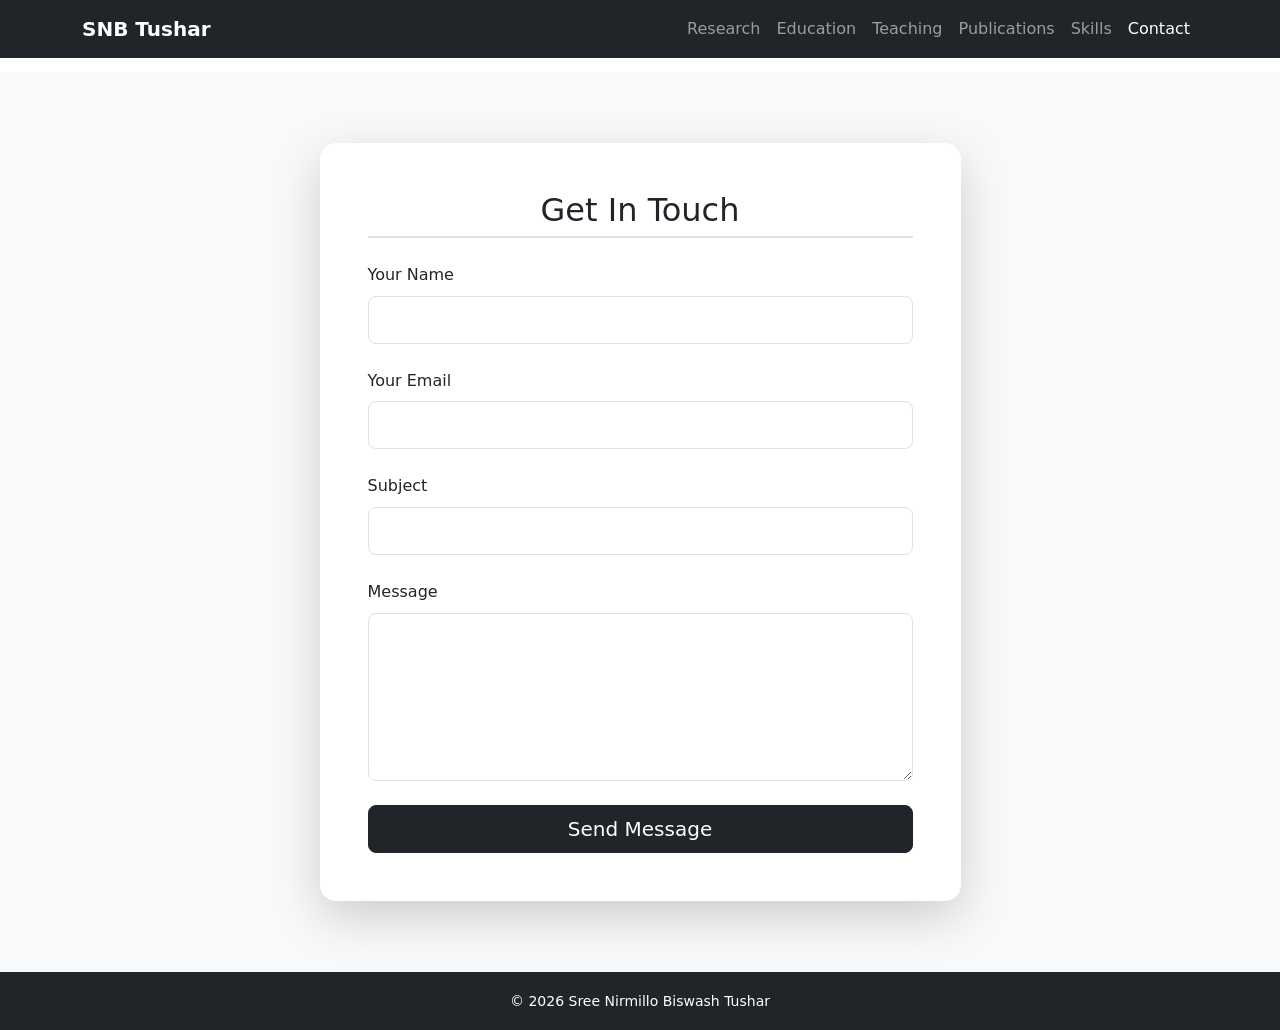
<file: contact.html>
<!DOCTYPE html>
<html lang="en">
<head>
  <meta charset="utf-8">
  <meta name="viewport" content="width=device-width, initial-scale=1">
  <title>Contact | SNB Tushar</title>

  <meta name="description" content="Academic homepage of Sree Nirmillo Biswash Tushar, PhD researcher in neuromorphic computing.">
  <meta name="author" content="Sree Nirmillo Biswash Tushar">

  <!-- Bootstrap -->
  <link href="https://cdn.jsdelivr.net/npm/bootstrap@5.3.2/dist/css/bootstrap.min.css" rel="stylesheet">

  <style>
    html { overflow-y: scroll; } /* prevents navbar shifting */

    body { line-height: 1.6; }

    .section-title {
      border-bottom: 2px solid #dee2e6;
      padding-bottom: 0.4rem;
      margin-bottom: 1.5rem;
      text-align: center;
    }

    .contact-card {
      border-radius: 16px;
    }

    .form-control:focus {
      box-shadow: none;
      border-color: #212529;
    }

    .btn-dark {
      transition: 0.3s ease;
    }

    .btn-dark:hover {
      transform: translateY(-2px);
    }
  </style>
</head>

<body class="d-flex flex-column min-vh-100">

<!-- ================= NAVBAR ================= -->
<nav class="navbar navbar-expand-lg navbar-dark bg-dark fixed-top">
  <div class="container">
    <a class="navbar-brand fw-bold" href="index.html">SNB Tushar</a>
    <button class="navbar-toggler" type="button" data-bs-toggle="collapse"
            data-bs-target="#navbarNav">
      <span class="navbar-toggler-icon"></span>
    </button>

    <div class="collapse navbar-collapse" id="navbarNav">
      <ul class="navbar-nav ms-auto">
        <li class="nav-item"><a class="nav-link" href="research.html">Research</a></li>
        <li class="nav-item"><a class="nav-link" href="education.html">Education</a></li>
        <li class="nav-item"><a class="nav-link" href="teaching.html">Teaching</a></li>
        <li class="nav-item"><a class="nav-link" href="publications.html">Publications</a></li>
        <li class="nav-item"><a class="nav-link" href="skills.html">Skills</a></li>
        <li class="nav-item"><a class="nav-link active" href="contact.html">Contact</a></li>
      </ul>
    </div>
  </div>
</nav>

<!-- ================= CONTENT ================= -->
<main class="flex-shrink-0" style="margin-top: 72px;">

<section class="py-5 bg-light min-vh-100 d-flex align-items-center">
  <div class="container">

    <div class="row justify-content-center">
      <div class="col-lg-7 col-md-9">

        <div class="card contact-card shadow-lg border-0">
          <div class="card-body p-5">

            <h2 class="section-title mb-4">Get In Touch</h2>

            <form action="mailto:tusharbiswas047@gmail.com"
                  method="POST"
                  enctype="text/plain">

              <div class="mb-4">
                <label class="form-label">Your Name</label>
                <input type="text" name="Name" class="form-control form-control-lg" required>
              </div>

              <div class="mb-4">
                <label class="form-label">Your Email</label>
                <input type="email" name="Email" class="form-control form-control-lg" required>
              </div>

              <div class="mb-4">
                <label class="form-label">Subject</label>
                <input type="text" name="Subject" class="form-control form-control-lg" required>
              </div>

              <div class="mb-4">
                <label class="form-label">Message</label>
                <textarea name="Message" rows="5"
                          class="form-control form-control-lg"
                          required></textarea>
              </div>

              <div class="d-grid">
                <button type="submit" class="btn btn-dark btn-lg">
                  Send Message
                </button>
              </div>

            </form>

          </div>
        </div>

      </div>
    </div>

  </div>
</section>

</main>

<!-- ================= FOOTER ================= -->
<footer class="bg-dark text-white text-center py-3 mt-auto">
  <small>© 2026 Sree Nirmillo Biswash Tushar</small>
</footer>

<script src="https://cdn.jsdelivr.net/npm/bootstrap@5.3.2/dist/js/bootstrap.bundle.min.js"></script>
</body>
</html>
</file>
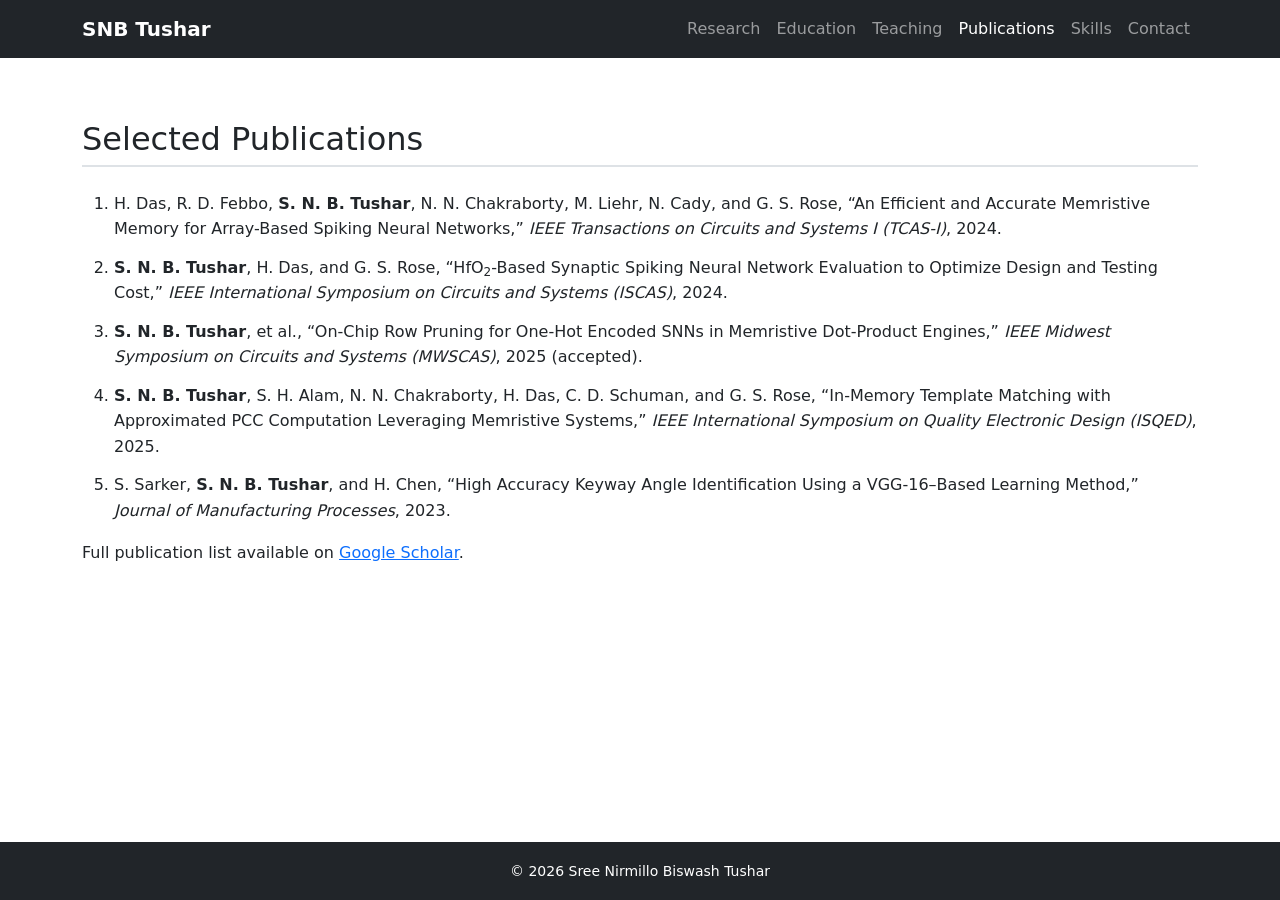
<file: publications.html>
<!DOCTYPE html>
<html lang="en">
<head>
  <meta charset="utf-8">
  <meta name="viewport" content="width=device-width, initial-scale=1">
  <title>Publications | SNB Tushar</title>

  <meta name="description" content="Academic homepage of Sree Nirmillo Biswash Tushar, PhD researcher in neuromorphic computing.">
  <meta name="author" content="Sree Nirmillo Biswash Tushar">

  <!-- Bootstrap -->
  <link href="https://cdn.jsdelivr.net/npm/bootstrap@5.3.2/dist/css/bootstrap.min.css" rel="stylesheet">

  <style>
    html { overflow-y: scroll; } /* prevents navbar shifting between pages */

    body { line-height: 1.6; }

    .section-title {
      border-bottom: 2px solid #dee2e6;
      padding-bottom: 0.4rem;
      margin-bottom: 1.5rem;
    }

    .pub-list li {
      margin-bottom: 0.8rem;
    }
  </style>
</head>

<body class="d-flex flex-column min-vh-100">

<!-- ================= NAVBAR ================= -->
<nav class="navbar navbar-expand-lg navbar-dark bg-dark fixed-top">
  <div class="container">
    <a class="navbar-brand fw-bold" href="index.html">SNB Tushar</a>
    <button class="navbar-toggler" type="button" data-bs-toggle="collapse"
            data-bs-target="#navbarNav">
      <span class="navbar-toggler-icon"></span>
    </button>

    <div class="collapse navbar-collapse" id="navbarNav">
      <ul class="navbar-nav ms-auto">
        <li class="nav-item"><a class="nav-link" href="research.html">Research</a></li>
        <li class="nav-item"><a class="nav-link" href="education.html">Education</a></li>
        <li class="nav-item"><a class="nav-link" href="teaching.html">Teaching</a></li>
        <li class="nav-item"><a class="nav-link active" href="publications.html">Publications</a></li>
        <li class="nav-item"><a class="nav-link" href="skills.html">Skills</a></li>
        <li class="nav-item"><a class="nav-link" href="contact.html">Contact</a></li>
      </ul>
    </div>
  </div>
</nav>

<!-- ================= CONTENT ================= -->
<main class="flex-shrink-0" style="margin-top: 72px;">
  <section class="py-5">
    <div class="container">
      <h2 class="section-title">Selected Publications</h2>

      <ol class="pub-list">
        <li>
          H. Das, R. D. Febbo, <strong>S. N. B. Tushar</strong>, N. N. Chakraborty,
          M. Liehr, N. Cady, and G. S. Rose,
          “An Efficient and Accurate Memristive Memory for Array-Based Spiking Neural Networks,”
          <em>IEEE Transactions on Circuits and Systems I (TCAS-I)</em>, 2024.
        </li>

        <li>
          <strong>S. N. B. Tushar</strong>, H. Das, and G. S. Rose,
          “HfO<sub>2</sub>-Based Synaptic Spiking Neural Network Evaluation to Optimize Design and Testing Cost,”
          <em>IEEE International Symposium on Circuits and Systems (ISCAS)</em>, 2024.
        </li>

        <li>
          <strong>S. N. B. Tushar</strong>, et al.,
          “On-Chip Row Pruning for One-Hot Encoded SNNs in Memristive Dot-Product Engines,”
          <em>IEEE Midwest Symposium on Circuits and Systems (MWSCAS)</em>, 2025 (accepted).
        </li>

        <li>
          <strong>S. N. B. Tushar</strong>, S. H. Alam, N. N. Chakraborty,
          H. Das, C. D. Schuman, and G. S. Rose,
          “In-Memory Template Matching with Approximated PCC Computation Leveraging Memristive Systems,”
          <em>IEEE International Symposium on Quality Electronic Design (ISQED)</em>, 2025.
        </li>

        <li>
          S. Sarker, <strong>S. N. B. Tushar</strong>, and H. Chen,
          “High Accuracy Keyway Angle Identification Using a VGG-16–Based Learning Method,”
          <em>Journal of Manufacturing Processes</em>, 2023.
        </li>
      </ol>

      <p class="mt-3">
        Full publication list available on
        <a href="https://scholar.google.com/citations?user=YEb9JfcAAAAJ&hl=en" target="_blank" rel="noopener">Google Scholar</a>.
      </p>
    </div>
  </section>
</main>

<footer class="bg-dark text-white text-center py-3 mt-auto">
  <small>© 2026 Sree Nirmillo Biswash Tushar</small>
</footer>

<script src="https://cdn.jsdelivr.net/npm/bootstrap@5.3.2/dist/js/bootstrap.bundle.min.js"></script>
</body>
</html>
</file>
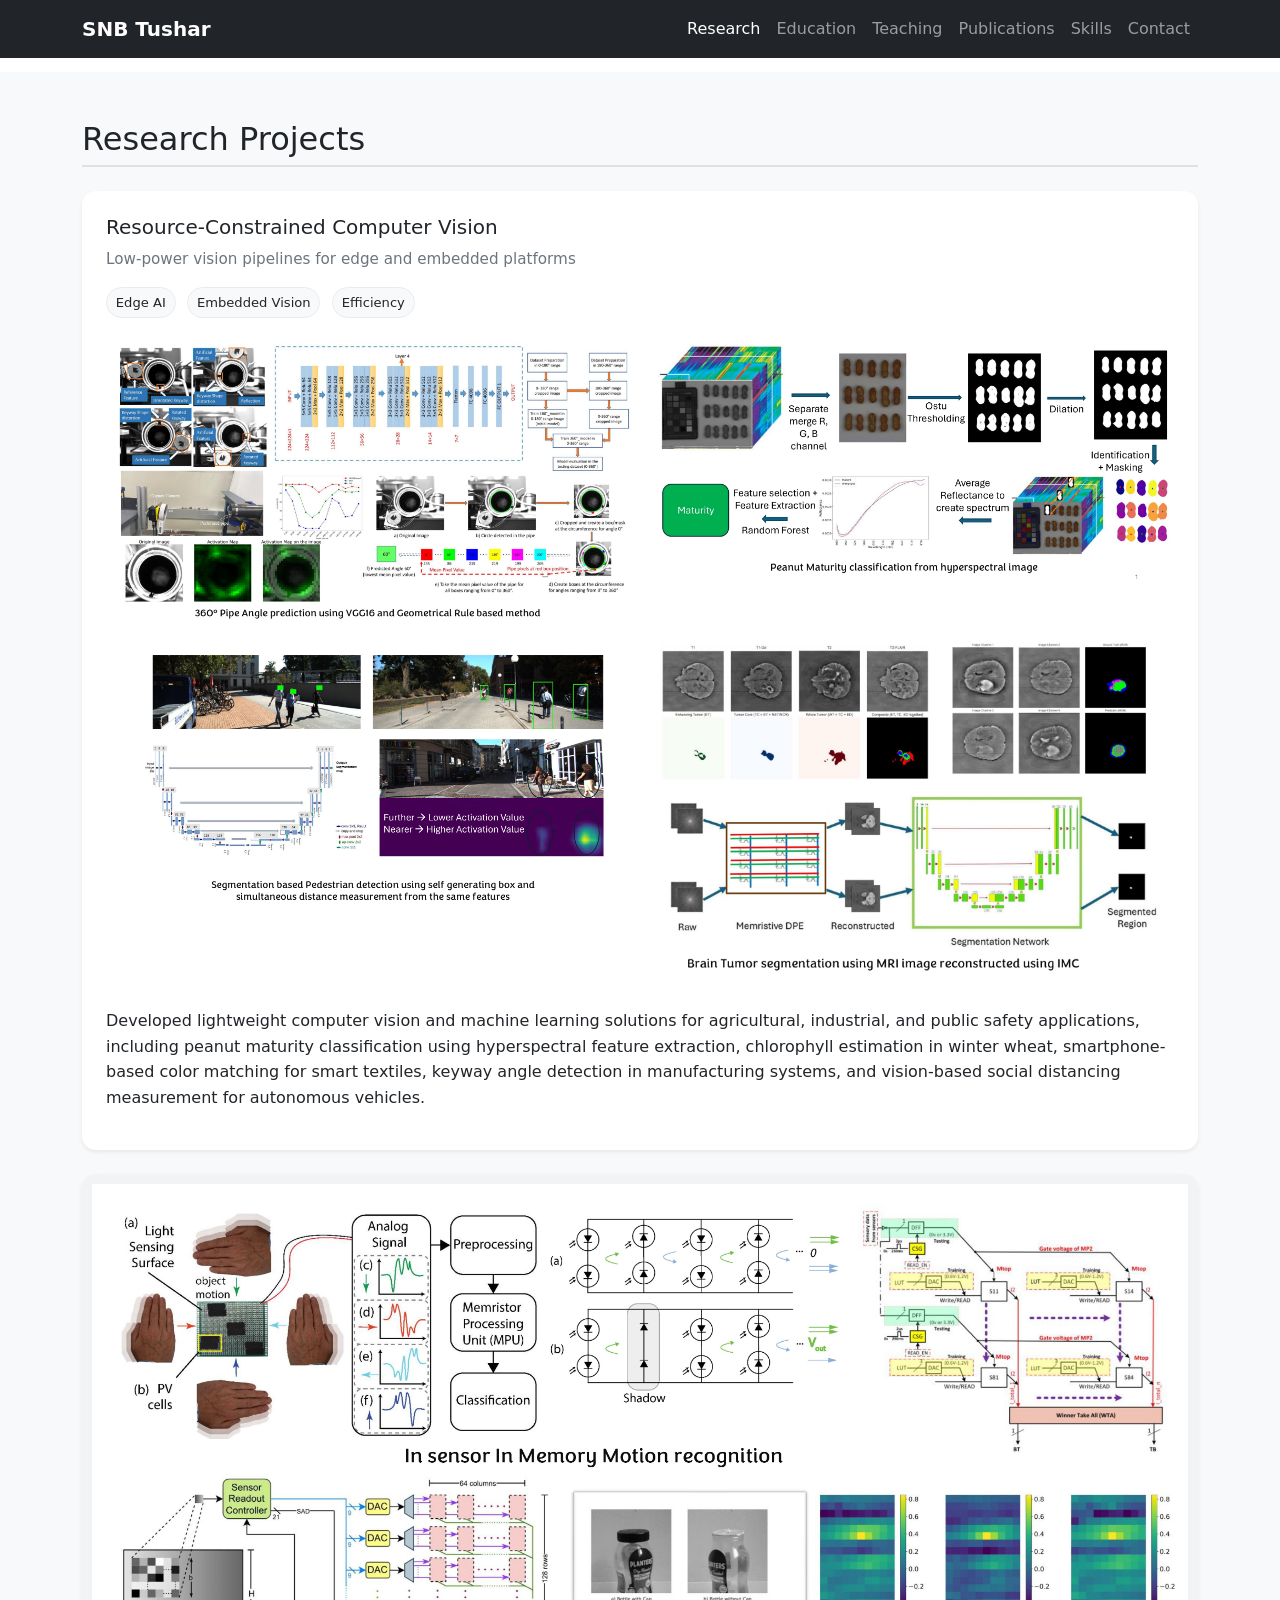
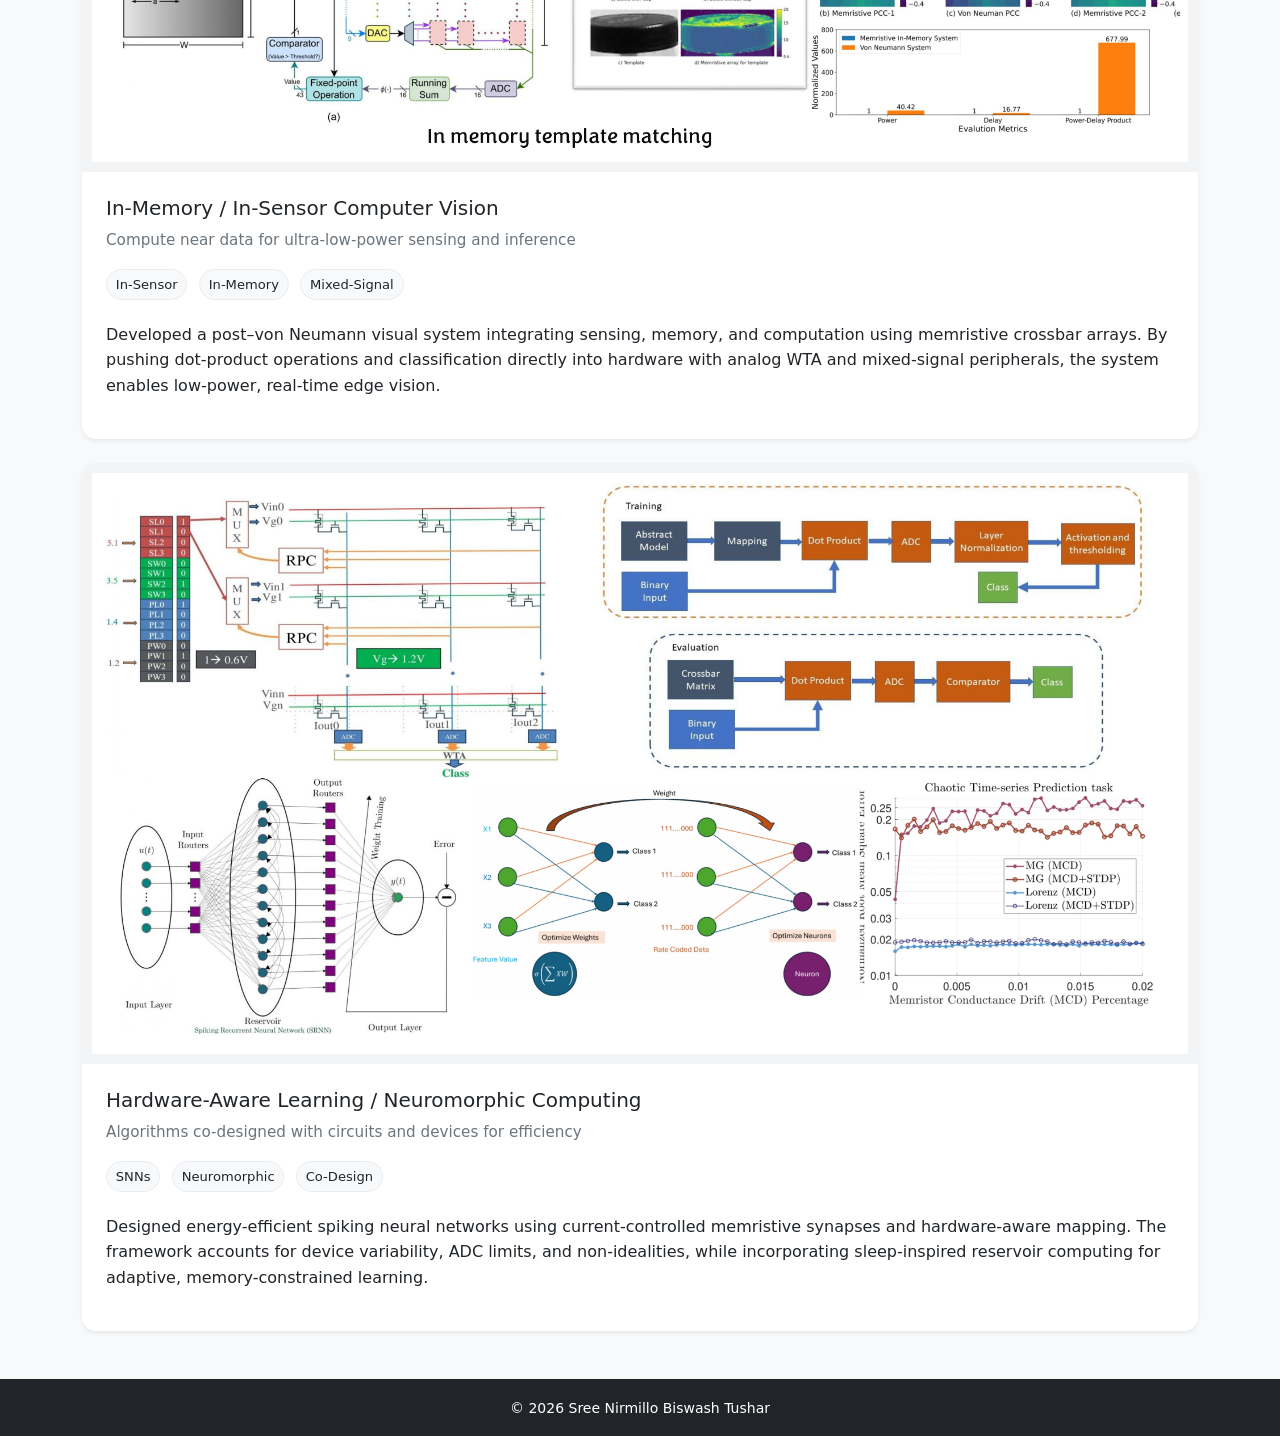
<file: research.html>
<!DOCTYPE html>
<html lang="en">
<head>
  <meta charset="utf-8">
  <meta name="viewport" content="width=device-width, initial-scale=1">
  <title>Research | SNB Tushar</title>

  <meta name="description" content="Research projects of Sree Nirmillo Biswash Tushar in neuromorphic computing and resource-constrained vision.">
  <meta name="author" content="Sree Nirmillo Biswash Tushar">

  <!-- Bootstrap -->
  <link href="https://cdn.jsdelivr.net/npm/bootstrap@5.3.2/dist/css/bootstrap.min.css" rel="stylesheet">

  <style>
    html { overflow-y: scroll; }
    body { line-height: 1.6; }

    .section-title {
      border-bottom: 2px solid #dee2e6;
      padding-bottom: 0.4rem;
      margin-bottom: 1.5rem;
    }

    .project-card {
      border: 0;
      border-radius: 14px;
      overflow: hidden;
    }

    /* FIXED: No cropping */
    .project-thumb {
      width: 100%;
      height: auto;          /* keeps aspect ratio */
      object-fit: contain;   /* ensures full image is visible */
      background: #f1f3f5;
      padding: 10px;
    }

    .project-meta {
      color: #6c757d;
      font-size: 0.95rem;
    }

    .tag {
      display: inline-block;
      padding: .25rem .55rem;
      border-radius: 999px;
      font-size: .82rem;
      background: #f8f9fa;
      border: 1px solid #e9ecef;
      margin-right: .4rem;
      margin-bottom: .4rem;
    }
  </style>
</head>

<body class="d-flex flex-column min-vh-100">

<!-- ================= NAVBAR ================= -->
<nav class="navbar navbar-expand-lg navbar-dark bg-dark fixed-top">
  <div class="container">
    <a class="navbar-brand fw-bold" href="index.html">SNB Tushar</a>
    <button class="navbar-toggler" type="button" data-bs-toggle="collapse"
            data-bs-target="#navbarNav">
      <span class="navbar-toggler-icon"></span>
    </button>

    <div class="collapse navbar-collapse" id="navbarNav">
      <ul class="navbar-nav ms-auto">
        <li class="nav-item"><a class="nav-link active" href="research.html">Research</a></li>
        <li class="nav-item"><a class="nav-link" href="education.html">Education</a></li>
        <li class="nav-item"><a class="nav-link" href="teaching.html">Teaching</a></li>
        <li class="nav-item"><a class="nav-link" href="publications.html">Publications</a></li>
        <li class="nav-item"><a class="nav-link" href="skills.html">Skills</a></li>
        <li class="nav-item"><a class="nav-link" href="contact.html">Contact</a></li>
      </ul>
    </div>
  </div>
</nav>

<!-- ================= CONTENT ================= -->
<main class="flex-shrink-0" style="margin-top: 72px;">

  <section class="py-5 bg-light">
    <div class="container">

      <h2 class="section-title">Research Projects</h2>

      <div class="row g-4 justify-content-center">

        <!-- Project 1 -->
<div class="col-12">
  <div class="card project-card shadow-sm">

    <div class="card-body p-4">
      <h5 class="card-title mb-2">Resource-Constrained Computer Vision</h5>
      <div class="project-meta mb-3">Low-power vision pipelines for edge and embedded platforms</div>

      <div class="mb-3">
        <span class="tag">Edge AI</span>
        <span class="tag">Embedded Vision</span>
        <span class="tag">Efficiency</span>
      </div>

      <!-- 2x2 Image Grid -->
      <div class="row g-3 mb-4">
        <div class="col-md-6">
          <img src="assets/Pipe.jpg" class="img-fluid rounded" alt="Peanut maturity classification">
        </div>
        <div class="col-md-6">
          <img src="assets/Peanut.jpg" class="img-fluid rounded" alt="Wheat chlorophyll estimation">
        </div>
        <div class="col-md-6">
          <img src="assets/Pedestrain.jpg" class="img-fluid rounded" alt="Smart textile color matching">
        </div>
        <div class="col-md-6">
          <img src="assets/Brain_tumor.jpg" class="img-fluid rounded" alt="Vision-based social distancing">
        </div>
      </div>

      <p>
        Developed lightweight computer vision and machine learning solutions for agricultural,
        industrial, and public safety applications, including peanut maturity classification using
        hyperspectral feature extraction, chlorophyll estimation in winter wheat, smartphone-based
        color matching for smart textiles, keyway angle detection in manufacturing systems, and
        vision-based social distancing measurement for autonomous vehicles.
      </p>

    </div>
  </div>
</div>
        <!-- Project 2 -->
        <div class="col-12">
          <div class="card project-card shadow-sm">
            <img class="project-thumb"
                 src="assets/Insensor.jpg"
                 alt="In-Memory In-Sensor Computer Vision">

            <div class="card-body p-4">
              <h5 class="card-title mb-2">In-Memory / In-Sensor Computer Vision</h5>
              <div class="project-meta mb-3">Compute near data for ultra-low-power sensing and inference</div>

              <div class="mb-3">
                <span class="tag">In-Sensor</span>
                <span class="tag">In-Memory</span>
                <span class="tag">Mixed-Signal</span>
              </div>

              <p>
                Developed a post–von Neumann visual system integrating sensing, memory,
                and computation using memristive crossbar arrays. By pushing dot-product
                operations and classification directly into hardware with analog WTA and
                mixed-signal peripherals, the system enables low-power, real-time edge vision.
              </p>
            </div>
          </div>
        </div>

        <!-- Project 3 -->
        <div class="col-12">
          <div class="card project-card shadow-sm">
            <img class="project-thumb"
                 src="assets/Hardware_aware.jpg"
                 alt="Hardware-Aware Neuromorphic Computing">

            <div class="card-body p-4">
              <h5 class="card-title mb-2">Hardware-Aware Learning / Neuromorphic Computing</h5>
              <div class="project-meta mb-3">Algorithms co-designed with circuits and devices for efficiency</div>

              <div class="mb-3">
                <span class="tag">SNNs</span>
                <span class="tag">Neuromorphic</span>
                <span class="tag">Co-Design</span>
              </div>

              <p>
                Designed energy-efficient spiking neural networks using current-controlled
                memristive synapses and hardware-aware mapping. The framework accounts
                for device variability, ADC limits, and non-idealities, while incorporating
                sleep-inspired reservoir computing for adaptive, memory-constrained learning.
              </p>
            </div>
          </div>
        </div>

      </div>

    </div>
  </section>

</main>

<!-- ================= FOOTER ================= -->
<footer class="bg-dark text-white text-center py-3 mt-auto">
  <small>© 2026 Sree Nirmillo Biswash Tushar</small>
</footer>

<script src="https://cdn.jsdelivr.net/npm/bootstrap@5.3.2/dist/js/bootstrap.bundle.min.js"></script>
</body>
</html>
</file>
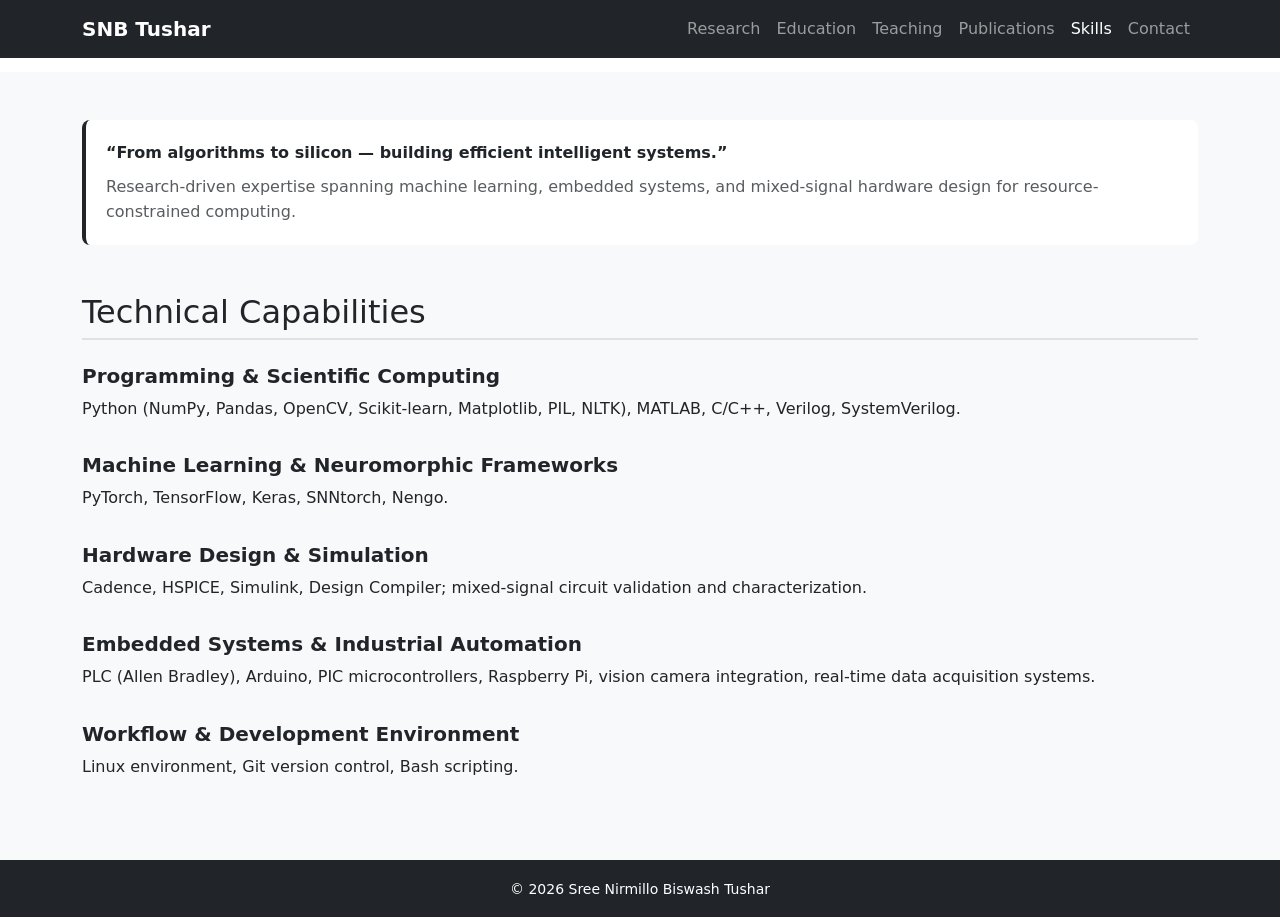
<file: skills.html>
<!DOCTYPE html>
<html lang="en">
<head>
  <meta charset="utf-8">
  <meta name="viewport" content="width=device-width, initial-scale=1">
  <title>Capabilities | SNB Tushar</title>

  <meta name="description" content="Technical capabilities of Sree Nirmillo Biswash Tushar, PhD researcher in neuromorphic and mixed-signal computing.">
  <meta name="author" content="Sree Nirmillo Biswash Tushar">

  <!-- Bootstrap -->
  <link href="https://cdn.jsdelivr.net/npm/bootstrap@5.3.2/dist/css/bootstrap.min.css" rel="stylesheet">

  <style>
    html { overflow-y: scroll; }
    body { line-height: 1.6; }

    .section-title {
      border-bottom: 2px solid #dee2e6;
      padding-bottom: 0.4rem;
      margin-bottom: 1.5rem;
    }

    .quote-box {
      background-color: #ffffff;
      border-left: 4px solid #212529;
      padding: 20px;
      border-radius: 8px;
    }

    .skill-category {
      margin-bottom: 2rem;
    }
  </style>
</head>

<body class="d-flex flex-column min-vh-100">

<!-- ================= NAVBAR ================= -->
<nav class="navbar navbar-expand-lg navbar-dark bg-dark fixed-top">
  <div class="container">
    <a class="navbar-brand fw-bold" href="index.html">SNB Tushar</a>
    <button class="navbar-toggler" type="button" data-bs-toggle="collapse"
            data-bs-target="#navbarNav">
      <span class="navbar-toggler-icon"></span>
    </button>

    <div class="collapse navbar-collapse" id="navbarNav">
      <ul class="navbar-nav ms-auto">
        <li class="nav-item"><a class="nav-link" href="research.html">Research</a></li>
        <li class="nav-item"><a class="nav-link" href="education.html">Education</a></li>
        <li class="nav-item"><a class="nav-link" href="teaching.html">Teaching</a></li>
        <li class="nav-item"><a class="nav-link" href="publications.html">Publications</a></li>
        <li class="nav-item"><a class="nav-link active" href="skills.html">Skills</a></li>
        <li class="nav-item"><a class="nav-link" href="contact.html">Contact</a></li>
      </ul>
    </div>
  </div>
</nav>

<!-- ================= CONTENT ================= -->
<main class="flex-shrink-0" style="margin-top: 72px;">
<section class="py-5 bg-light">
  <div class="container">

    <!-- Quote -->
    <div class="quote-box mb-5">
      <p class="fw-semibold mb-2">
        “From algorithms to silicon — building efficient intelligent systems.”
      </p>
      <p class="text-muted mb-0">
        Research-driven expertise spanning machine learning, embedded systems,
        and mixed-signal hardware design for resource-constrained computing.
      </p>
    </div>

    <h2 class="section-title">Technical Capabilities</h2>

    <!-- Programming -->
    <div class="skill-category">
      <h5 class="fw-bold">Programming & Scientific Computing</h5>
      <p>
        Python (NumPy, Pandas, OpenCV, Scikit-learn, Matplotlib, PIL, NLTK),
        MATLAB, C/C++, Verilog, SystemVerilog.
      </p>
    </div>

    <!-- ML Frameworks -->
    <div class="skill-category">
      <h5 class="fw-bold">Machine Learning & Neuromorphic Frameworks</h5>
      <p>
        PyTorch, TensorFlow, Keras, SNNtorch, Nengo.
      </p>
    </div>

    <!-- Hardware & Simulation -->
    <div class="skill-category">
      <h5 class="fw-bold">Hardware Design & Simulation</h5>
      <p>
        Cadence, HSPICE, Simulink, Design Compiler; mixed-signal circuit validation and characterization.
      </p>
    </div>

    <!-- Embedded & Automation -->
    <div class="skill-category">
      <h5 class="fw-bold">Embedded Systems & Industrial Automation</h5>
      <p>
        PLC (Allen Bradley), Arduino, PIC microcontrollers, Raspberry Pi,
        vision camera integration, real-time data acquisition systems.
      </p>
    </div>

    <!-- Workflow -->
    <div class="skill-category">
      <h5 class="fw-bold">Workflow & Development Environment</h5>
      <p>
        Linux environment, Git version control, Bash scripting.
      </p>
    </div>

  </div>
</section>
</main>

<footer class="bg-dark text-white text-center py-3 mt-auto">
  <small>© 2026 Sree Nirmillo Biswash Tushar</small>
</footer>

<script src="https://cdn.jsdelivr.net/npm/bootstrap@5.3.2/dist/js/bootstrap.bundle.min.js"></script>
</body>
</html>
</file>
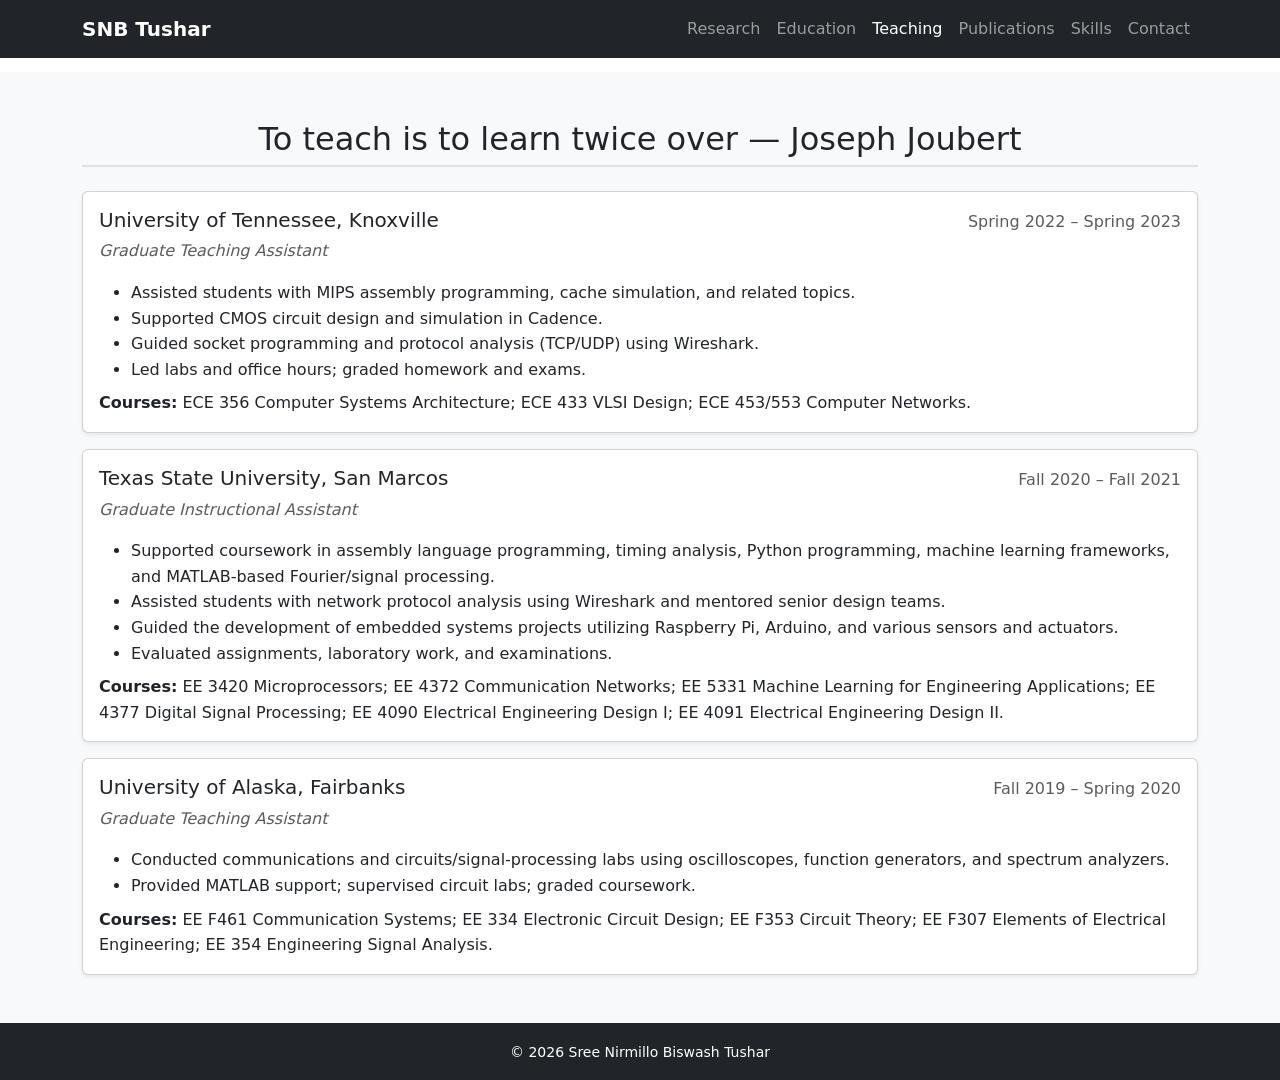
<file: teaching.html>
<!DOCTYPE html>
<html lang="en">
<head>
  <meta charset="utf-8">
  <meta name="viewport" content="width=device-width, initial-scale=1">
  <title>Teaching | SNB Tushar</title>

  <meta name="description" content="Academic homepage of Sree Nirmillo Biswash Tushar, PhD researcher in neuromorphic computing.">
  <meta name="author" content="Sree Nirmillo Biswash Tushar">

  <!-- Bootstrap -->
  <link href="https://cdn.jsdelivr.net/npm/bootstrap@5.3.2/dist/css/bootstrap.min.css" rel="stylesheet">

  <style>
    html { overflow-y: scroll; }  /* prevents navbar shifting */

    body { line-height: 1.6; }

    .section-title {
      border-bottom: 2px solid #dee2e6;
      padding-bottom: 0.4rem;
      margin-bottom: 1.5rem;
    }

    .teach-card .inst-line {
      display: flex;
      flex-wrap: wrap;
      justify-content: space-between;
      gap: .5rem 1rem;
      align-items: baseline;
    }

    .course-line {
      margin-top: .5rem;
    }
  </style>
</head>

<body class="d-flex flex-column min-vh-100">

<!-- ================= NAVBAR ================= -->
<nav class="navbar navbar-expand-lg navbar-dark bg-dark fixed-top">
  <div class="container">
    <a class="navbar-brand fw-bold" href="index.html">SNB Tushar</a>
    <button class="navbar-toggler" type="button" data-bs-toggle="collapse"
            data-bs-target="#navbarNav">
      <span class="navbar-toggler-icon"></span>
    </button>

    <div class="collapse navbar-collapse" id="navbarNav">
      <ul class="navbar-nav ms-auto">
        <li class="nav-item"><a class="nav-link" href="research.html">Research</a></li>
        <li class="nav-item"><a class="nav-link" href="education.html">Education</a></li>
        <li class="nav-item"><a class="nav-link active" href="teaching.html">Teaching</a></li>
        <li class="nav-item"><a class="nav-link" href="publications.html">Publications</a></li>
        <li class="nav-item"><a class="nav-link" href="skills.html">Skills</a></li>
        <li class="nav-item"><a class="nav-link" href="contact.html">Contact</a></li>
      </ul>
    </div>
  </div>
</nav>

<!-- ================= CONTENT ================= -->
<main class="flex-shrink-0" style="margin-top: 72px;">

<section class="py-5 bg-light">
  <div class="container">

    <h2 class="section-title quote-green text-center">
      To teach is to learn twice over — Joseph Joubert
    </h2>

    <!-- UTK -->
    <div class="card teach-card shadow-sm mb-3">
      <div class="card-body">
        <div class="inst-line">
          <h5 class="mb-0">University of Tennessee, Knoxville</h5>
          <span class="text-muted">Spring 2022 – Spring 2023</span>
        </div>
        <div class="text-muted fst-italic mt-1">Graduate Teaching Assistant</div>

        <ul class="mt-3 mb-0">
          <li>Assisted students with MIPS assembly programming, cache simulation, and related topics.</li>
          <li>Supported CMOS circuit design and simulation in Cadence.</li>
          <li>Guided socket programming and protocol analysis (TCP/UDP) using Wireshark.</li>
          <li>Led labs and office hours; graded homework and exams.</li>
        </ul>

        <div class="course-line">
          <strong>Courses:</strong>
          ECE 356 Computer Systems Architecture; ECE 433 VLSI Design; ECE 453/553 Computer Networks.
        </div>
      </div>
    </div>

    <!-- Texas State -->
    <div class="card teach-card shadow-sm mb-3">
      <div class="card-body">
        <div class="inst-line">
          <h5 class="mb-0">Texas State University, San Marcos</h5>
          <span class="text-muted">Fall 2020 – Fall 2021</span>
        </div>
        <div class="text-muted fst-italic mt-1">Graduate Instructional Assistant</div>

        <ul class="mt-3 mb-0">
          <li>Supported coursework in assembly language programming, timing analysis, Python programming, machine learning frameworks, and MATLAB-based Fourier/signal processing.</li>
          <li>Assisted students with network protocol analysis using Wireshark and mentored senior design teams.</li>
          <li>Guided the development of embedded systems projects utilizing Raspberry Pi, Arduino, and various sensors and actuators.</li>
          <li>Evaluated assignments, laboratory work, and examinations.</li>
        </ul>

        <div class="course-line">
          <strong>Courses:</strong>
          EE 3420 Microprocessors; EE 4372 Communication Networks; EE 5331 Machine Learning for Engineering Applications;
          EE 4377 Digital Signal Processing; EE 4090 Electrical Engineering Design I; EE 4091 Electrical Engineering Design II.
        </div>
      </div>
    </div>

    <!-- UAF -->
    <div class="card teach-card shadow-sm">
      <div class="card-body">
        <div class="inst-line">
          <h5 class="mb-0">University of Alaska, Fairbanks</h5>
          <span class="text-muted">Fall 2019 – Spring 2020</span>
        </div>
        <div class="text-muted fst-italic mt-1">Graduate Teaching Assistant</div>

        <ul class="mt-3 mb-0">
          <li>Conducted communications and circuits/signal-processing labs using oscilloscopes, function generators, and spectrum analyzers.</li>
          <li>Provided MATLAB support; supervised circuit labs; graded coursework.</li>
        </ul>

        <div class="course-line">
          <strong>Courses:</strong>
          EE F461 Communication Systems; EE 334 Electronic Circuit Design; EE F353 Circuit Theory;
          EE F307 Elements of Electrical Engineering; EE 354 Engineering Signal Analysis.
        </div>
      </div>
    </div>

  </div>
</section>

</main>

<!-- ================= FOOTER ================= -->
<footer class="bg-dark text-white text-center py-3 mt-auto">
  <small>© 2026 Sree Nirmillo Biswash Tushar</small>
</footer>

<script src="https://cdn.jsdelivr.net/npm/bootstrap@5.3.2/dist/js/bootstrap.bundle.min.js"></script>
</body>
</html>
</file>
